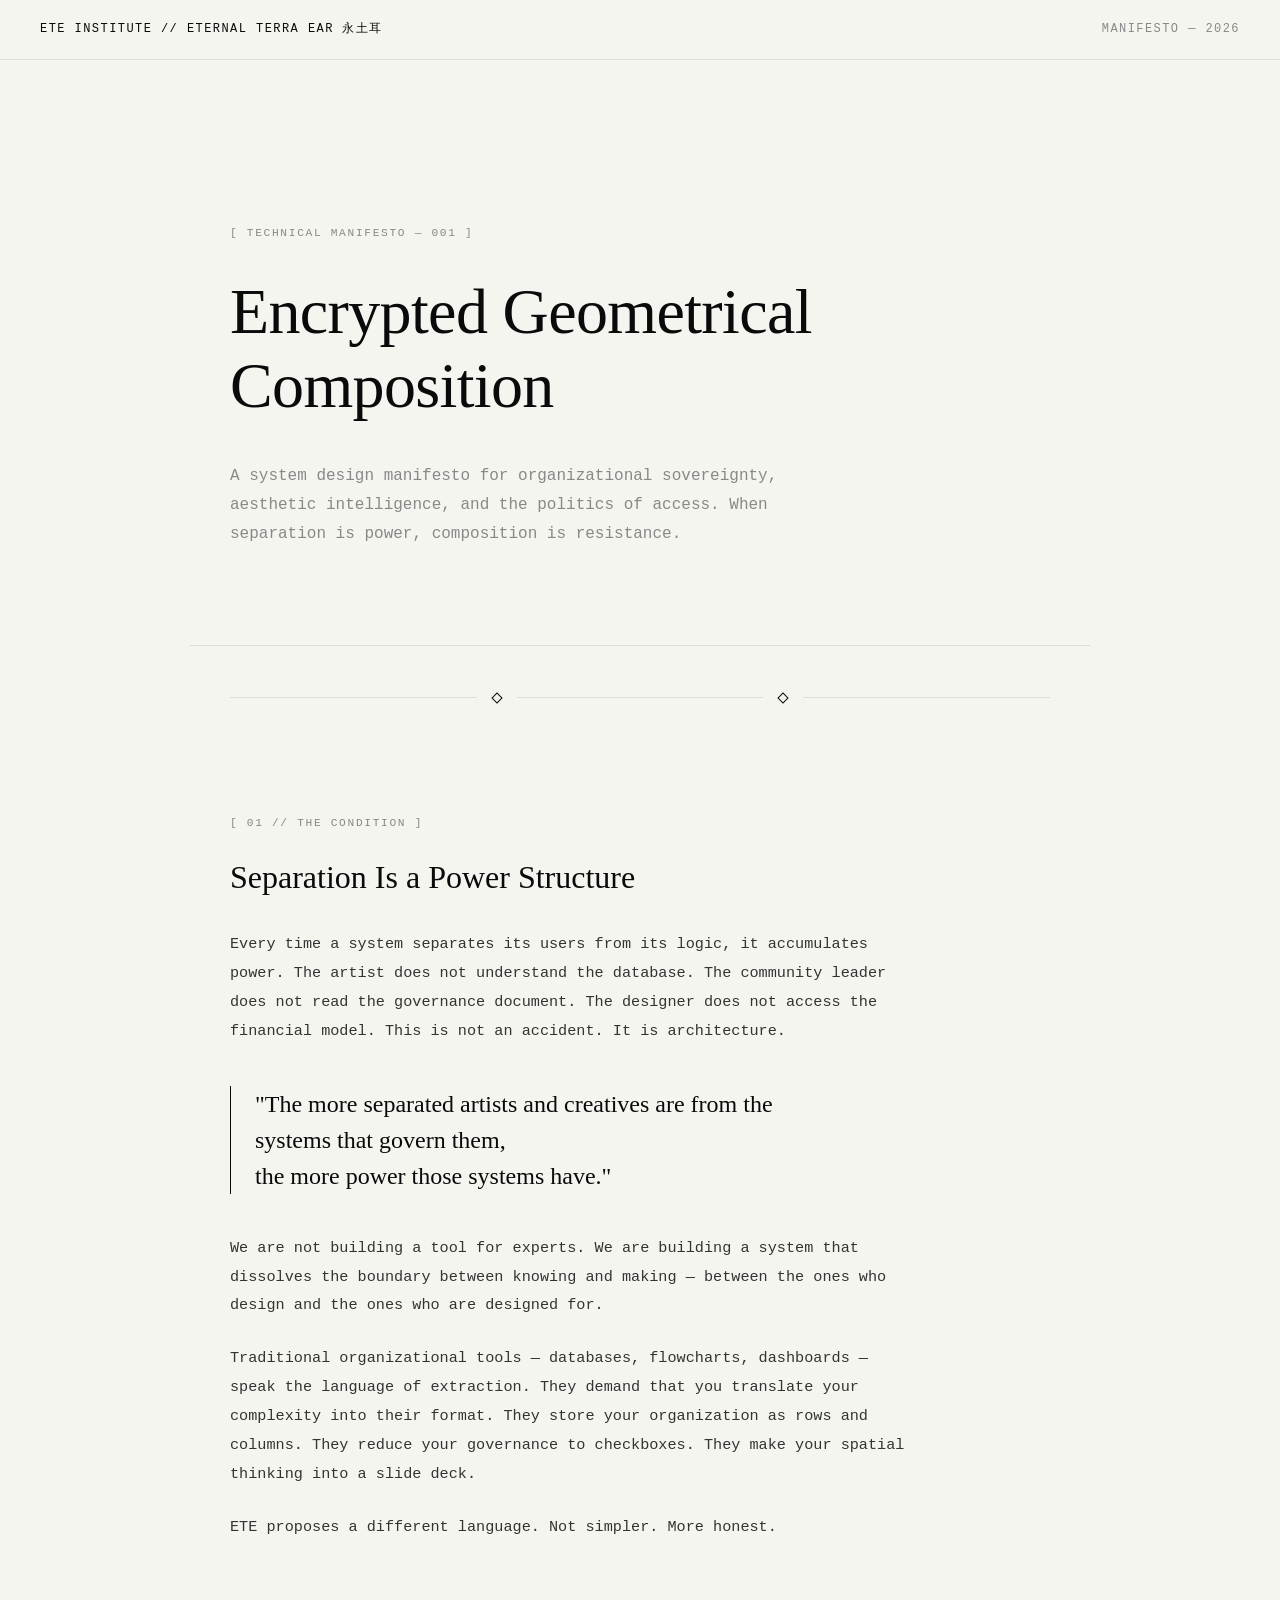
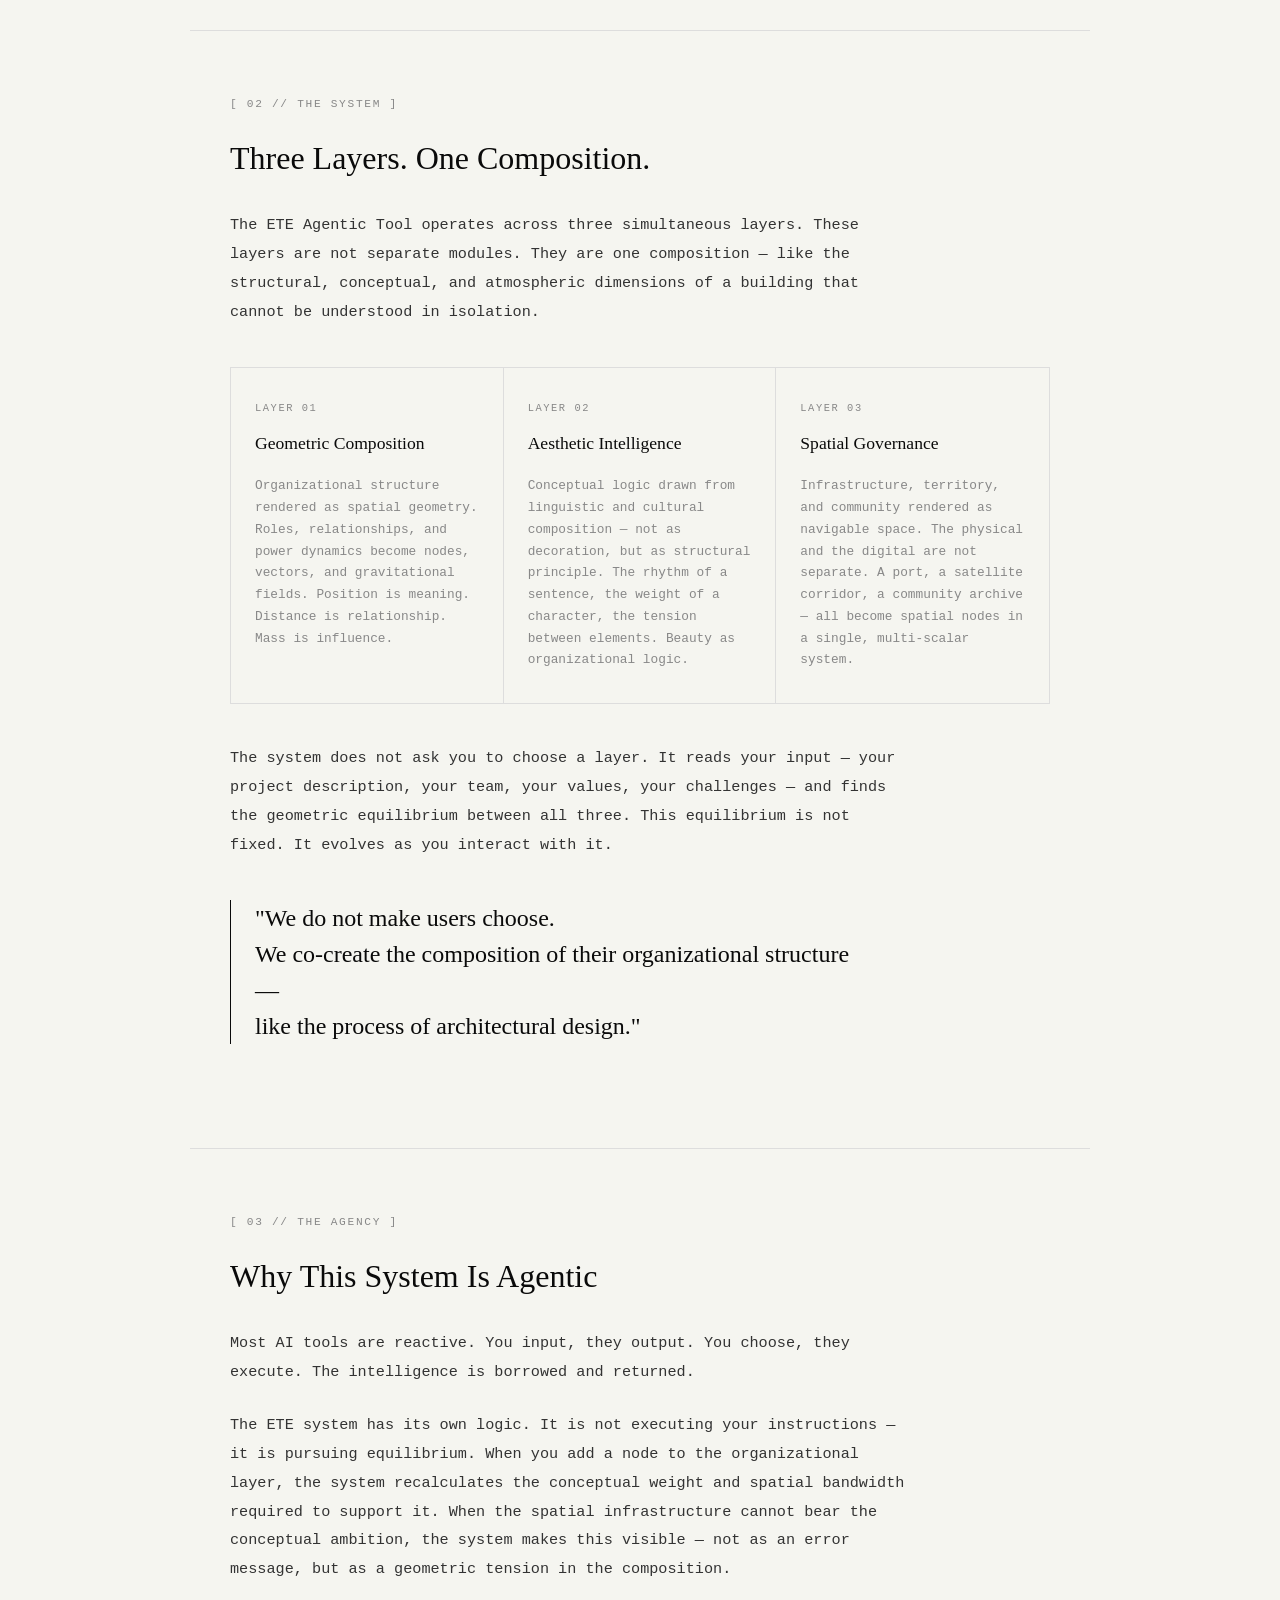
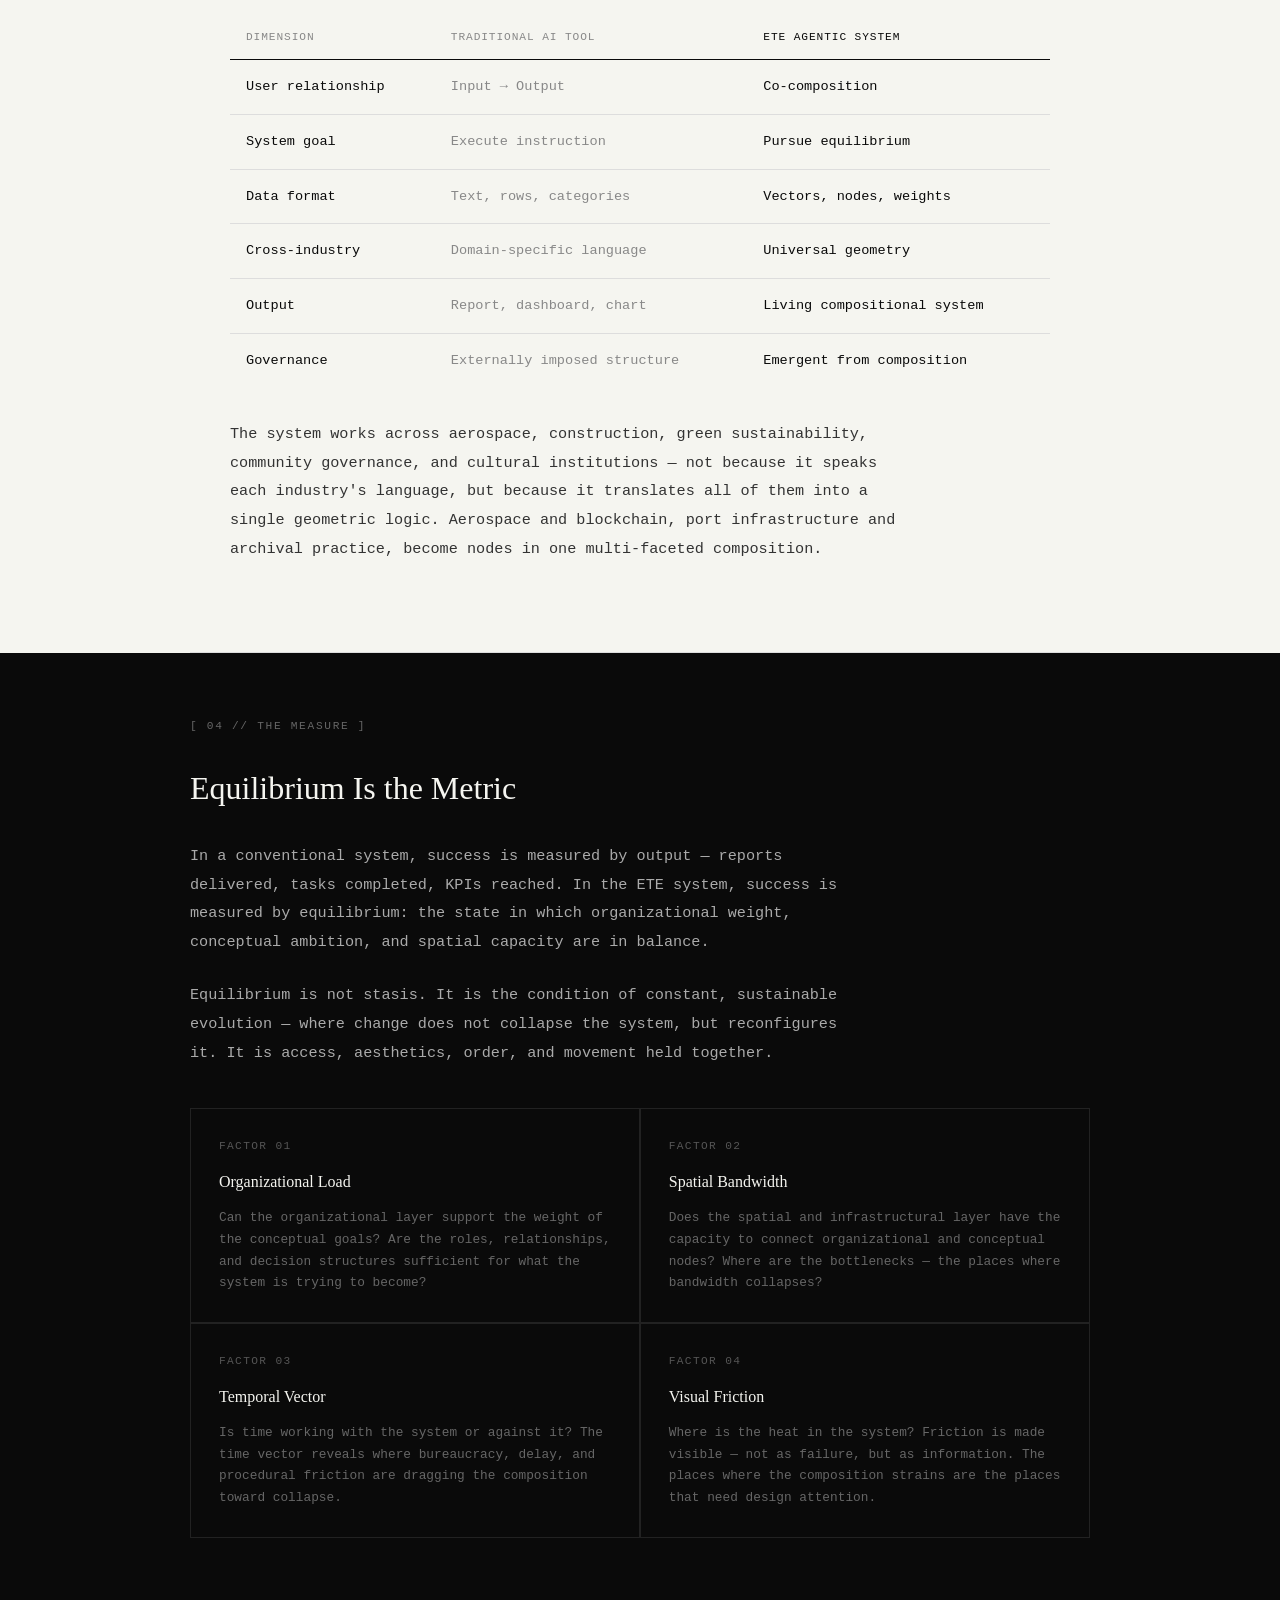
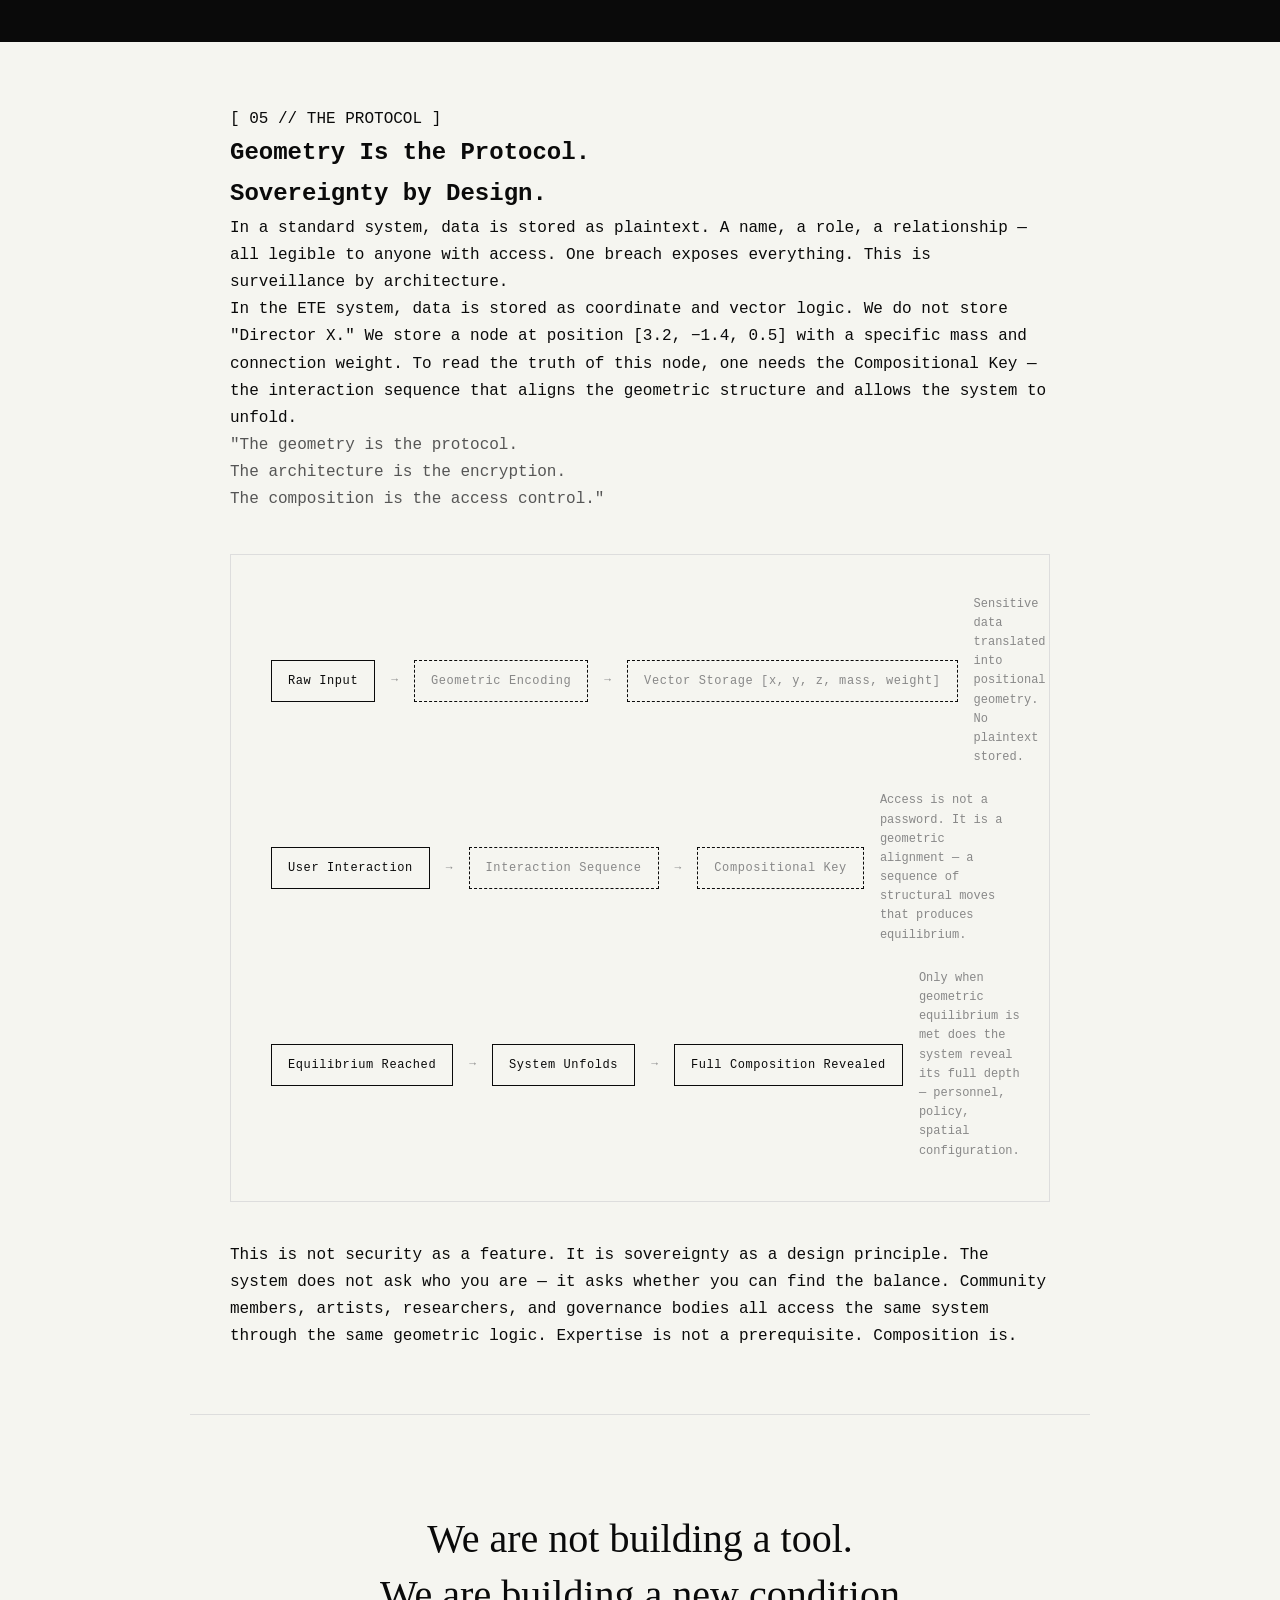
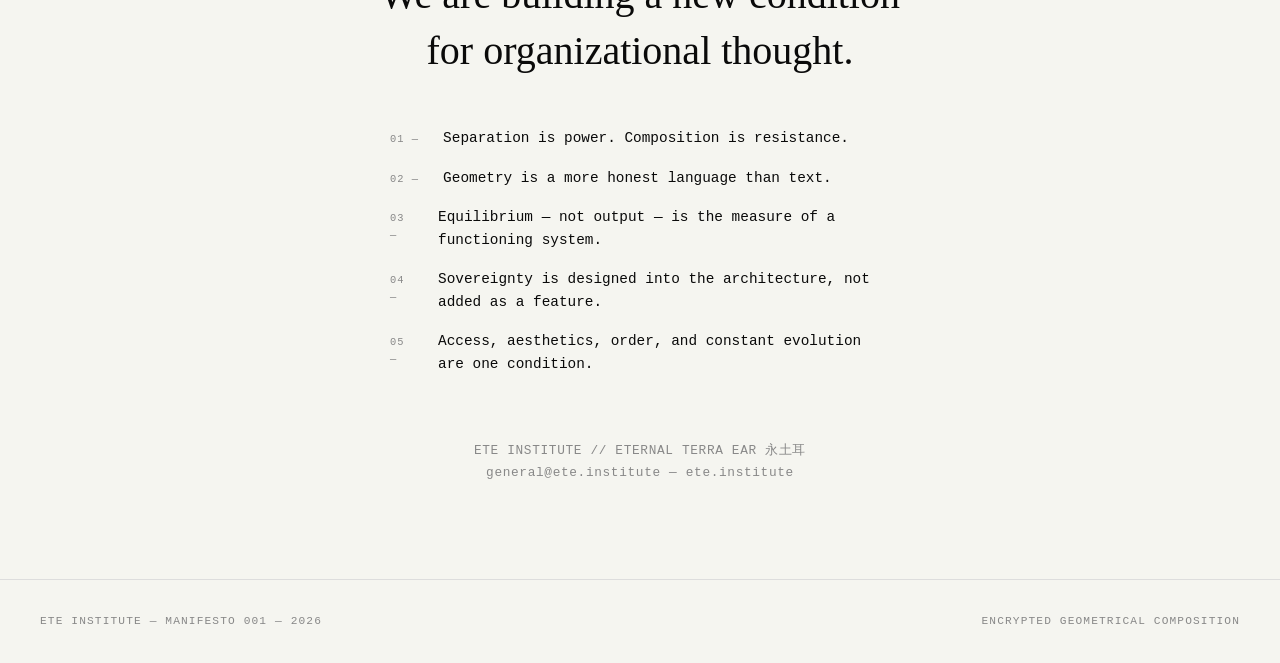
<file: ete_manifesto.html>
<!DOCTYPE html>
<html lang="en">
<head>
<meta charset="UTF-8">
<meta name="viewport" content="width=device-width, initial-scale=1.0">
<title>Encrypted Geometrical Composition — ETE Institute</title>
<style>
  :root {
    --black: #0a0a0a;
    --white: #f5f5f0;
    --gray: #888;
    --light: #ddd;
    --accent: #c8c8c0;
  }
  * { margin: 0; padding: 0; box-sizing: border-box; }
  html { font-size: 16px; }
  body {
    background: var(--white);
    color: var(--black);
    font-family: 'Courier New', Courier, monospace;
    line-height: 1.7;
  }

  /* NAV */
  nav {
    position: fixed;
    top: 0; left: 0; right: 0;
    display: flex;
    justify-content: space-between;
    align-items: center;
    padding: 1.2rem 2.5rem;
    border-bottom: 0.5px solid var(--light);
    background: var(--white);
    z-index: 100;
    font-size: 0.75rem;
    letter-spacing: 0.12em;
    text-transform: uppercase;
  }
  nav a { text-decoration: none; color: var(--black); }
  nav .right { color: var(--gray); }

  /* HERO */
  .hero {
    padding: 14rem 2.5rem 6rem;
    max-width: 900px;
    margin: 0 auto;
    border-bottom: 0.5px solid var(--light);
  }
  .hero .tag {
    font-size: 0.7rem;
    letter-spacing: 0.15em;
    color: var(--gray);
    text-transform: uppercase;
    margin-bottom: 2rem;
  }
  .hero h1 {
    font-family: 'Times New Roman', serif;
    font-size: clamp(2.2rem, 5vw, 4rem);
    font-weight: 400;
    line-height: 1.15;
    letter-spacing: -0.01em;
    margin-bottom: 2.5rem;
  }
  .hero .sub {
    font-size: 1rem;
    color: var(--gray);
    max-width: 600px;
    line-height: 1.8;
  }

  /* GEOMETRIC DIVIDER */
  .geo-divider {
    display: flex;
    align-items: center;
    gap: 1rem;
    padding: 3rem 2.5rem;
    max-width: 900px;
    margin: 0 auto;
  }
  .geo-divider .line { flex: 1; height: 0.5px; background: var(--light); }
  .geo-divider .node {
    width: 8px; height: 8px;
    border: 0.5px solid var(--black);
    transform: rotate(45deg);
  }

  /* SECTIONS */
  .section {
    max-width: 900px;
    margin: 0 auto;
    padding: 4rem 2.5rem;
    border-bottom: 0.5px solid var(--light);
  }
  .section .section-tag {
    font-size: 0.7rem;
    letter-spacing: 0.15em;
    color: var(--gray);
    text-transform: uppercase;
    margin-bottom: 1.5rem;
  }
  .section h2 {
    font-family: 'Times New Roman', serif;
    font-size: clamp(1.4rem, 3vw, 2rem);
    font-weight: 400;
    margin-bottom: 2rem;
    line-height: 1.3;
  }
  .section p {
    font-size: 0.95rem;
    color: #333;
    margin-bottom: 1.5rem;
    max-width: 680px;
    line-height: 1.9;
  }
  .section .statement {
    font-family: 'Times New Roman', serif;
    font-size: clamp(1.1rem, 2.5vw, 1.5rem);
    font-weight: 400;
    line-height: 1.5;
    margin: 2.5rem 0;
    padding-left: 1.5rem;
    border-left: 1.5px solid var(--black);
    max-width: 620px;
  }

  /* THREE LAYERS */
  .layers {
    display: grid;
    grid-template-columns: repeat(3, 1fr);
    gap: 0;
    border: 0.5px solid var(--light);
    margin: 2.5rem 0;
  }
  .layer {
    padding: 2rem 1.5rem;
    border-right: 0.5px solid var(--light);
  }
  .layer:last-child { border-right: none; }
  .layer .layer-num {
    font-size: 0.65rem;
    letter-spacing: 0.15em;
    color: var(--gray);
    text-transform: uppercase;
    margin-bottom: 0.75rem;
  }
  .layer .layer-name {
    font-family: 'Times New Roman', serif;
    font-size: 1.1rem;
    margin-bottom: 1rem;
  }
  .layer .layer-desc {
    font-size: 0.8rem;
    color: var(--gray);
    line-height: 1.7;
  }

  /* COMPARISON TABLE */
  .comparison {
    width: 100%;
    border-collapse: collapse;
    margin: 2rem 0;
    font-size: 0.85rem;
  }
  .comparison th {
    text-align: left;
    padding: 0.75rem 1rem;
    border-bottom: 1px solid var(--black);
    font-weight: normal;
    letter-spacing: 0.08em;
    text-transform: uppercase;
    font-size: 0.7rem;
    color: var(--gray);
  }
  .comparison td {
    padding: 1rem;
    border-bottom: 0.5px solid var(--light);
    vertical-align: top;
    line-height: 1.6;
  }
  .comparison tr:last-child td { border-bottom: none; }
  .comparison .col-ete {
    color: var(--black);
    font-weight: 500;
  }
  .comparison .col-trad { color: var(--gray); }

  /* EQUILIBRIUM */
  .equilibrium {
    background: var(--black);
    color: var(--white);
    padding: 4rem 2.5rem;
  }
  .equilibrium-inner {
    max-width: 900px;
    margin: 0 auto;
  }
  .equilibrium .eq-tag {
    font-size: 0.7rem;
    letter-spacing: 0.15em;
    color: #666;
    text-transform: uppercase;
    margin-bottom: 2rem;
  }
  .equilibrium h2 {
    font-family: 'Times New Roman', serif;
    font-size: clamp(1.4rem, 3vw, 2rem);
    font-weight: 400;
    margin-bottom: 2rem;
    line-height: 1.3;
  }
  .equilibrium p {
    font-size: 0.95rem;
    color: #aaa;
    margin-bottom: 1.5rem;
    max-width: 680px;
    line-height: 1.9;
  }
  .eq-factors {
    display: grid;
    grid-template-columns: repeat(2, 1fr);
    gap: 1.5px;
    background: #222;
    margin: 2.5rem 0;
    border: 0.5px solid #222;
  }
  .eq-factor {
    background: var(--black);
    padding: 1.75rem;
  }
  .eq-factor .factor-label {
    font-size: 0.7rem;
    letter-spacing: 0.12em;
    color: #555;
    text-transform: uppercase;
    margin-bottom: 0.75rem;
  }
  .eq-factor .factor-title {
    font-family: 'Times New Roman', serif;
    font-size: 1rem;
    color: var(--white);
    margin-bottom: 0.75rem;
  }
  .eq-factor .factor-desc {
    font-size: 0.8rem;
    color: #666;
    line-height: 1.7;
  }

  /* SOVEREIGNTY */
  .sovereignty {
    max-width: 900px;
    margin: 0 auto;
    padding: 4rem 2.5rem;
    border-bottom: 0.5px solid var(--light);
  }
  .vault-diagram {
    border: 0.5px solid var(--light);
    padding: 2.5rem;
    margin: 2.5rem 0;
    position: relative;
  }
  .vault-row {
    display: flex;
    align-items: center;
    gap: 1rem;
    margin-bottom: 1.5rem;
    font-size: 0.85rem;
  }
  .vault-row:last-child { margin-bottom: 0; }
  .vault-arrow {
    font-size: 0.7rem;
    color: var(--gray);
    writing-mode: horizontal-tb;
  }
  .vault-node {
    border: 0.5px solid var(--black);
    padding: 0.6rem 1rem;
    font-size: 0.75rem;
    letter-spacing: 0.05em;
    white-space: nowrap;
  }
  .vault-node.encrypted {
    border-style: dashed;
    color: var(--gray);
  }
  .vault-desc {
    font-size: 0.75rem;
    color: var(--gray);
    flex: 1;
    line-height: 1.6;
  }

  /* MANIFESTO CLOSE */
  .manifesto-close {
    max-width: 900px;
    margin: 0 auto;
    padding: 6rem 2.5rem;
    text-align: center;
  }
  .manifesto-close h2 {
    font-family: 'Times New Roman', serif;
    font-size: clamp(1.5rem, 4vw, 2.5rem);
    font-weight: 400;
    line-height: 1.4;
    margin-bottom: 3rem;
    max-width: 700px;
    margin-left: auto;
    margin-right: auto;
  }
  .manifesto-close .five-principles {
    display: flex;
    flex-direction: column;
    gap: 1rem;
    max-width: 500px;
    margin: 0 auto 4rem;
    text-align: left;
  }
  .principle {
    display: flex;
    gap: 1.5rem;
    align-items: baseline;
    font-size: 0.9rem;
  }
  .principle .num {
    font-size: 0.65rem;
    color: var(--gray);
    letter-spacing: 0.1em;
    min-width: 24px;
  }
  .principle .text { color: var(--black); line-height: 1.6; }

  /* FOOTER */
  footer {
    border-top: 0.5px solid var(--light);
    padding: 2rem 2.5rem;
    display: flex;
    justify-content: space-between;
    font-size: 0.7rem;
    letter-spacing: 0.1em;
    color: var(--gray);
    text-transform: uppercase;
  }

  @media (max-width: 640px) {
    nav { padding: 1rem 1.25rem; }
    .hero { padding: 10rem 1.25rem 4rem; }
    .section { padding: 3rem 1.25rem; }
    .layers { grid-template-columns: 1fr; }
    .layer { border-right: none; border-bottom: 0.5px solid var(--light); }
    .eq-factors { grid-template-columns: 1fr; }
    .vault-row { flex-wrap: wrap; }
    footer { flex-direction: column; gap: 0.5rem; }
    .equilibrium { padding: 3rem 1.25rem; }
    .sovereignty { padding: 3rem 1.25rem; }
    .manifesto-close { padding: 4rem 1.25rem; }
  }
</style>
</head>
<body>

<nav>
  <a href="https://ete.institute">ETE INSTITUTE // ETERNAL TERRA EAR 永土耳</a>
  <span class="right">MANIFESTO — 2026</span>
</nav>

<div class="hero">
  <div class="tag">[ TECHNICAL MANIFESTO — 001 ]</div>
  <h1>Encrypted Geometrical<br>Composition</h1>
  <p class="sub">A system design manifesto for organizational sovereignty, aesthetic intelligence, and the politics of access. When separation is power, composition is resistance.</p>
</div>

<div class="geo-divider">
  <div class="line"></div>
  <div class="node"></div>
  <div class="line"></div>
  <div class="node"></div>
  <div class="line"></div>
</div>

<!-- SECTION 1: THE PROBLEM -->
<div class="section">
  <div class="section-tag">[ 01 // THE CONDITION ]</div>
  <h2>Separation Is a Power Structure</h2>

  <p>Every time a system separates its users from its logic, it accumulates power. The artist does not understand the database. The community leader does not read the governance document. The designer does not access the financial model. This is not an accident. It is architecture.</p>

  <div class="statement">
    "The more separated artists and creatives are from the systems that govern them,<br>the more power those systems have."
  </div>

  <p>We are not building a tool for experts. We are building a system that dissolves the boundary between knowing and making — between the ones who design and the ones who are designed for.</p>

  <p>Traditional organizational tools — databases, flowcharts, dashboards — speak the language of extraction. They demand that you translate your complexity into their format. They store your organization as rows and columns. They reduce your governance to checkboxes. They make your spatial thinking into a slide deck.</p>

  <p>ETE proposes a different language. Not simpler. More honest.</p>
</div>

<!-- THREE LAYERS -->
<div class="section">
  <div class="section-tag">[ 02 // THE SYSTEM ]</div>
  <h2>Three Layers. One Composition.</h2>

  <p>The ETE Agentic Tool operates across three simultaneous layers. These layers are not separate modules. They are one composition — like the structural, conceptual, and atmospheric dimensions of a building that cannot be understood in isolation.</p>

  <div class="layers">
    <div class="layer">
      <div class="layer-num">Layer 01</div>
      <div class="layer-name">Geometric Composition</div>
      <div class="layer-desc">Organizational structure rendered as spatial geometry. Roles, relationships, and power dynamics become nodes, vectors, and gravitational fields. Position is meaning. Distance is relationship. Mass is influence.</div>
    </div>
    <div class="layer">
      <div class="layer-num">Layer 02</div>
      <div class="layer-name">Aesthetic Intelligence</div>
      <div class="layer-desc">Conceptual logic drawn from linguistic and cultural composition — not as decoration, but as structural principle. The rhythm of a sentence, the weight of a character, the tension between elements. Beauty as organizational logic.</div>
    </div>
    <div class="layer">
      <div class="layer-num">Layer 03</div>
      <div class="layer-name">Spatial Governance</div>
      <div class="layer-desc">Infrastructure, territory, and community rendered as navigable space. The physical and the digital are not separate. A port, a satellite corridor, a community archive — all become spatial nodes in a single, multi-scalar system.</div>
    </div>
  </div>

  <p>The system does not ask you to choose a layer. It reads your input — your project description, your team, your values, your challenges — and finds the geometric equilibrium between all three. This equilibrium is not fixed. It evolves as you interact with it.</p>

  <div class="statement">
    "We do not make users choose.<br>We co-create the composition of their organizational structure —<br>like the process of architectural design."
  </div>
</div>

<!-- AGENTIC -->
<div class="section">
  <div class="section-tag">[ 03 // THE AGENCY ]</div>
  <h2>Why This System Is Agentic</h2>

  <p>Most AI tools are reactive. You input, they output. You choose, they execute. The intelligence is borrowed and returned.</p>

  <p>The ETE system has its own logic. It is not executing your instructions — it is pursuing equilibrium. When you add a node to the organizational layer, the system recalculates the conceptual weight and spatial bandwidth required to support it. When the spatial infrastructure cannot bear the conceptual ambition, the system makes this visible — not as an error message, but as a geometric tension in the composition.</p>

  <table class="comparison">
    <thead>
      <tr>
        <th>Dimension</th>
        <th>Traditional AI Tool</th>
        <th class="col-ete">ETE Agentic System</th>
      </tr>
    </thead>
    <tbody>
      <tr>
        <td>User relationship</td>
        <td class="col-trad">Input → Output</td>
        <td class="col-ete">Co-composition</td>
      </tr>
      <tr>
        <td>System goal</td>
        <td class="col-trad">Execute instruction</td>
        <td class="col-ete">Pursue equilibrium</td>
      </tr>
      <tr>
        <td>Data format</td>
        <td class="col-trad">Text, rows, categories</td>
        <td class="col-ete">Vectors, nodes, weights</td>
      </tr>
      <tr>
        <td>Cross-industry</td>
        <td class="col-trad">Domain-specific language</td>
        <td class="col-ete">Universal geometry</td>
      </tr>
      <tr>
        <td>Output</td>
        <td class="col-trad">Report, dashboard, chart</td>
        <td class="col-ete">Living compositional system</td>
      </tr>
      <tr>
        <td>Governance</td>
        <td class="col-trad">Externally imposed structure</td>
        <td class="col-ete">Emergent from composition</td>
      </tr>
    </tbody>
  </table>

  <p>The system works across aerospace, construction, green sustainability, community governance, and cultural institutions — not because it speaks each industry's language, but because it translates all of them into a single geometric logic. Aerospace and blockchain, port infrastructure and archival practice, become nodes in one multi-faceted composition.</p>
</div>

<!-- EQUILIBRIUM -->
<div class="equilibrium">
  <div class="equilibrium-inner">
    <div class="eq-tag">[ 04 // THE MEASURE ]</div>
    <h2>Equilibrium Is the Metric</h2>

    <p>In a conventional system, success is measured by output — reports delivered, tasks completed, KPIs reached. In the ETE system, success is measured by equilibrium: the state in which organizational weight, conceptual ambition, and spatial capacity are in balance.</p>

    <p>Equilibrium is not stasis. It is the condition of constant, sustainable evolution — where change does not collapse the system, but reconfigures it. It is access, aesthetics, order, and movement held together.</p>

    <div class="eq-factors">
      <div class="eq-factor">
        <div class="factor-label">Factor 01</div>
        <div class="factor-title">Organizational Load</div>
        <div class="factor-desc">Can the organizational layer support the weight of the conceptual goals? Are the roles, relationships, and decision structures sufficient for what the system is trying to become?</div>
      </div>
      <div class="eq-factor">
        <div class="factor-label">Factor 02</div>
        <div class="factor-title">Spatial Bandwidth</div>
        <div class="factor-desc">Does the spatial and infrastructural layer have the capacity to connect organizational and conceptual nodes? Where are the bottlenecks — the places where bandwidth collapses?</div>
      </div>
      <div class="eq-factor">
        <div class="factor-label">Factor 03</div>
        <div class="factor-title">Temporal Vector</div>
        <div class="factor-desc">Is time working with the system or against it? The time vector reveals where bureaucracy, delay, and procedural friction are dragging the composition toward collapse.</div>
      </div>
      <div class="eq-factor">
        <div class="factor-label">Factor 04</div>
        <div class="factor-title">Visual Friction</div>
        <div class="factor-desc">Where is the heat in the system? Friction is made visible — not as failure, but as information. The places where the composition strains are the places that need design attention.</div>
      </div>
    </div>
  </div>
</div>

<!-- SOVEREIGNTY -->
<div class="sovereignty">
  <div class="section-tag">[ 05 // THE PROTOCOL ]</div>
  <h2>Geometry Is the Protocol.<br>Sovereignty by Design.</h2>

  <p>In a standard system, data is stored as plaintext. A name, a role, a relationship — all legible to anyone with access. One breach exposes everything. This is surveillance by architecture.</p>

  <p>In the ETE system, data is stored as coordinate and vector logic. We do not store "Director X." We store a node at position [3.2, −1.4, 0.5] with a specific mass and connection weight. To read the truth of this node, one needs the Compositional Key — the interaction sequence that aligns the geometric structure and allows the system to unfold.</p>

  <div class="statement" style="border-left-color: #ddd; color: #555;">
    "The geometry is the protocol.<br>The architecture is the encryption.<br>The composition is the access control."
  </div>

  <div class="vault-diagram">
    <div class="vault-row">
      <div class="vault-node">Raw Input</div>
      <div class="vault-arrow">→</div>
      <div class="vault-node encrypted">Geometric Encoding</div>
      <div class="vault-arrow">→</div>
      <div class="vault-node encrypted">Vector Storage [x, y, z, mass, weight]</div>
      <div class="vault-desc">Sensitive data translated into positional geometry. No plaintext stored.</div>
    </div>
    <div class="vault-row">
      <div class="vault-node">User Interaction</div>
      <div class="vault-arrow">→</div>
      <div class="vault-node encrypted">Interaction Sequence</div>
      <div class="vault-arrow">→</div>
      <div class="vault-node encrypted">Compositional Key</div>
      <div class="vault-desc">Access is not a password. It is a geometric alignment — a sequence of structural moves that produces equilibrium.</div>
    </div>
    <div class="vault-row">
      <div class="vault-node">Equilibrium Reached</div>
      <div class="vault-arrow">→</div>
      <div class="vault-node">System Unfolds</div>
      <div class="vault-arrow">→</div>
      <div class="vault-node">Full Composition Revealed</div>
      <div class="vault-desc">Only when geometric equilibrium is met does the system reveal its full depth — personnel, policy, spatial configuration.</div>
    </div>
  </div>

  <p>This is not security as a feature. It is sovereignty as a design principle. The system does not ask who you are — it asks whether you can find the balance. Community members, artists, researchers, and governance bodies all access the same system through the same geometric logic. Expertise is not a prerequisite. Composition is.</p>
</div>

<!-- CLOSE -->
<div class="manifesto-close">
  <h2>We are not building a tool.<br>We are building a new condition<br>for organizational thought.</h2>

  <div class="five-principles">
    <div class="principle">
      <span class="num">01 —</span>
      <span class="text">Separation is power. Composition is resistance.</span>
    </div>
    <div class="principle">
      <span class="num">02 —</span>
      <span class="text">Geometry is a more honest language than text.</span>
    </div>
    <div class="principle">
      <span class="num">03 —</span>
      <span class="text">Equilibrium — not output — is the measure of a functioning system.</span>
    </div>
    <div class="principle">
      <span class="num">04 —</span>
      <span class="text">Sovereignty is designed into the architecture, not added as a feature.</span>
    </div>
    <div class="principle">
      <span class="num">05 —</span>
      <span class="text">Access, aesthetics, order, and constant evolution are one condition.</span>
    </div>
  </div>

  <p style="font-size: 0.8rem; color: var(--gray); letter-spacing: 0.05em;">
    ETE INSTITUTE // ETERNAL TERRA EAR 永土耳<br>
    general@ete.institute — ete.institute
  </p>
</div>

<footer>
  <span>ETE INSTITUTE — MANIFESTO 001 — 2026</span>
  <span>ENCRYPTED GEOMETRICAL COMPOSITION</span>
</footer>

</body>
</html>
</file>
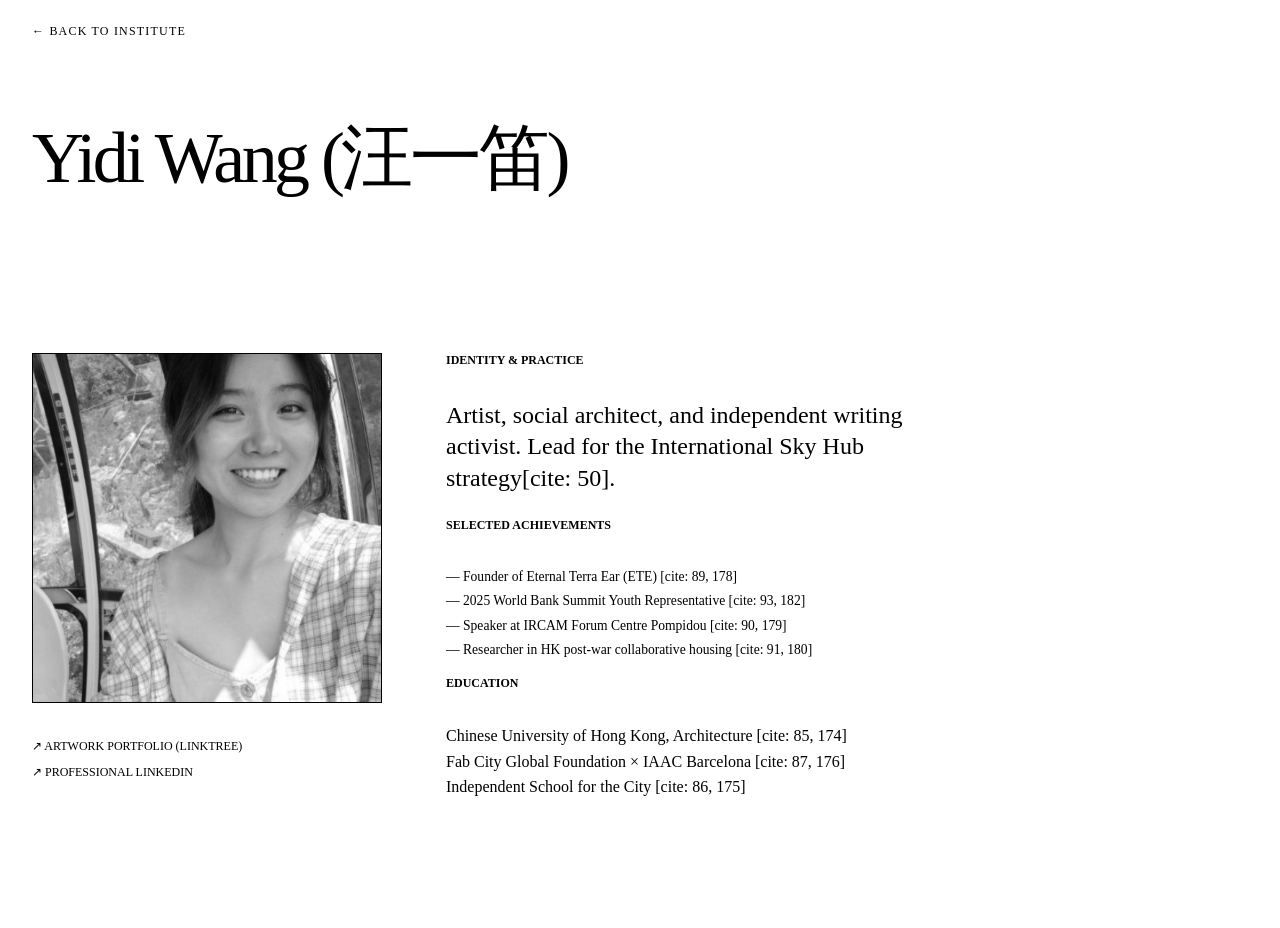
<file: team-yidi.html>
<!DOCTYPE html>
<html lang="en">
<head>
    <meta charset="UTF-8">
    <title>YIDI WANG | ETE TEAM</title>
    <link rel="stylesheet" href="style.css">
</head>
<body>
    <nav><a href="index.html">← Back to Institute</a></nav>
    <header><h1>Yidi Wang (汪一笛)</h1></header>
    
    <div class="meta-bar">
        <div>Role: Co-Founder & Initiative Lead [cite: 82, 171]</div>
        <div>Contact: yidi.wang@ish-global.online [cite: 69]</div>
    </div>

    <main style="padding: 4rem 2rem; display: grid; grid-template-columns: 350px 1fr; gap: 4rem;">
        <div class="bio-image">
            <img src="yidi.jpg" alt="Yidi Wang" style="width: 100%; filter: grayscale(100%); border: 1px solid #000;">
            
            <div style="margin-top: 2rem; font-family: var(--mono); font-size: 0.75rem; display: flex; flex-direction: column; gap: 10px;">
                <a href="https://linktr.ee/yidi.lola" target="_blank">↗ ARTWORK PORTFOLIO (LINKTREE)</a>
                <a href="https://www.linkedin.com/in/yidi-wang-lola/" target="_blank">↗ PROFESSIONAL LINKEDIN</a>
            </div>
        </div>

        <div class="bio-text">
            <span class="section-label">Identity & Practice</span>
            <p class="intro-text">Artist, social architect, and independent writing activist. Lead for the International Sky Hub strategy[cite: 50].</p>
            
            <span class="section-label">Selected Achievements</span>
            <ul style="font-family: var(--mono); font-size: 0.85rem; list-style: none; padding: 0; line-height: 1.8;">
                <li>— Founder of Eternal Terra Ear (ETE) [cite: 89, 178]</li>
                <li>— 2025 World Bank Summit Youth Representative [cite: 93, 182]</li>
                <li>— Speaker at IRCAM Forum Centre Pompidou [cite: 90, 179]</li>
                <li>— Researcher in HK post-war collaborative housing [cite: 91, 180]</li>
            </ul>

            <span class="section-label">Education</span>
            <p style="font-size: 1rem; line-height: 1.6;">
                Chinese University of Hong Kong, Architecture [cite: 85, 174]<br>
                Fab City Global Foundation × IAAC Barcelona [cite: 87, 176]<br>
                Independent School for the City [cite: 86, 175]
            </p>
        </div>
    </main>
</body>
</html>
</file>
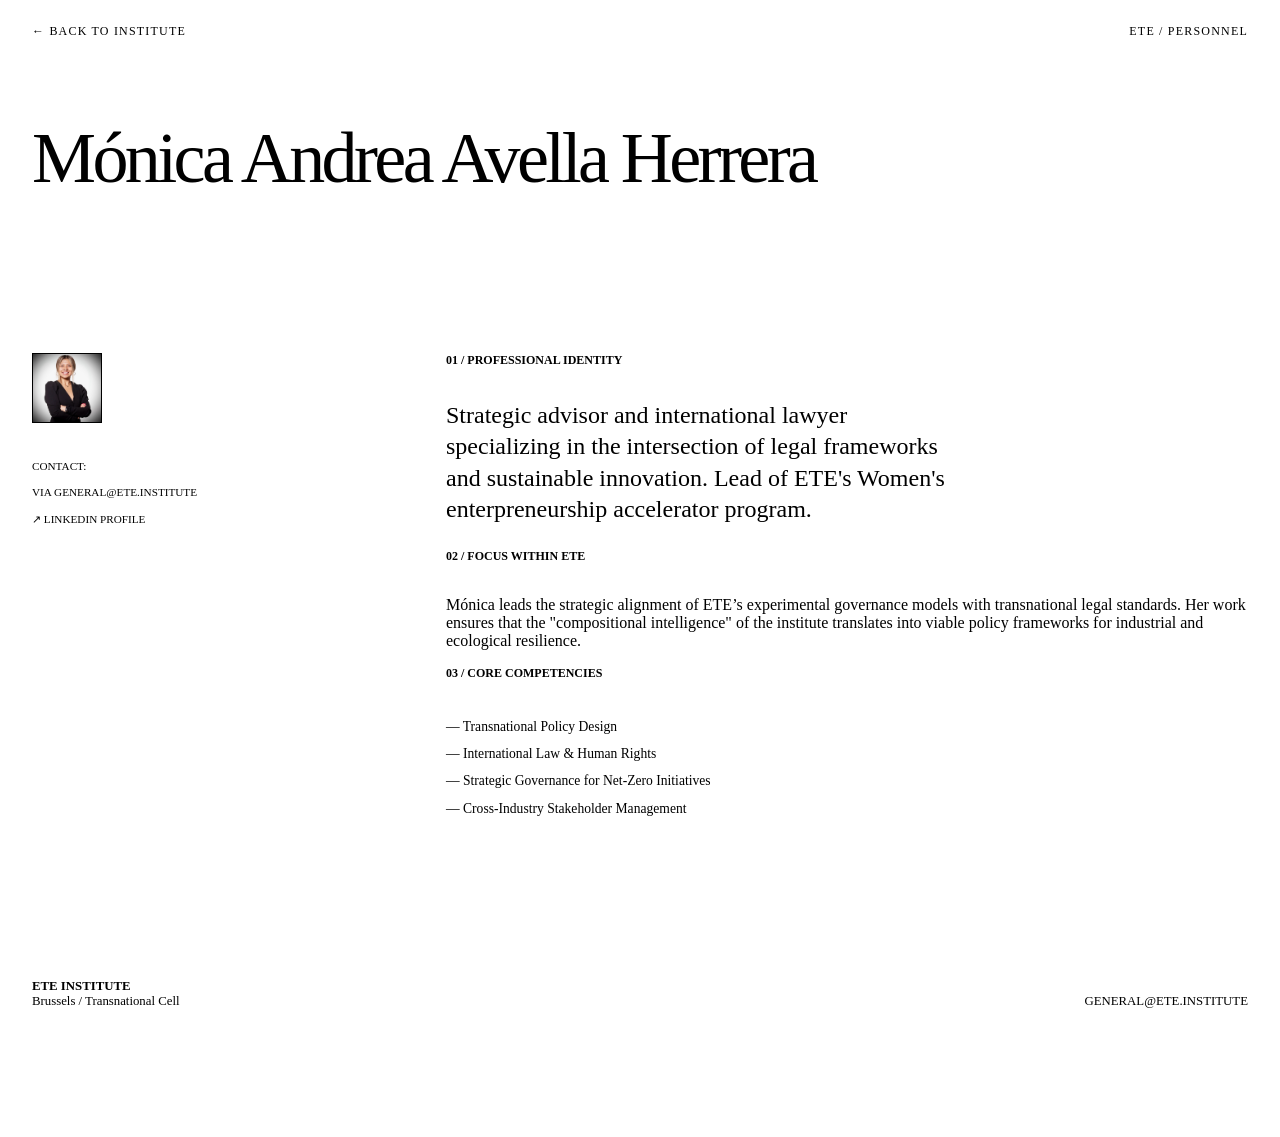
<file: team/monica.html>
<!DOCTYPE html>
<html lang="en">
<head>
    <link rel="stylesheet" href="../style.css">
    <meta charset="UTF-8">
    <meta name="viewport" content="width=device-width, initial-scale=1.0">
    <title>MÓNICA ANDREA AVELLA HERRERA | ETE TEAM</title>
    <link href="https://fonts.googleapis.com/css2?family=JetBrains+Mono:wght@400;700&display=swap" rel="stylesheet">
    <link rel="stylesheet" href="../style.css">
</head>
<body>

    <nav>
        <a href="../index.html">← Back to Institute</a>
        <div>ETE / Personnel </div>
    </nav>

    <header>
        <h1>Mónica Andrea Avella Herrera</h1>
    </header>

    <div class="meta-bar">
        <div>Role: Policy & Strategy Advisor</div>
        <div>Expertise: International Law / Governance</div>
        <div>Status: Active_Collaborator</div>
    </div>

    <main style="padding: 4rem 2rem; display: grid; grid-template-columns: 350px 1fr; gap: 4rem;">
        <div class="bio-image">
            <img src="../team/monica.jpg" alt="Mónica Andrea Avella Herrera" style="width: 20%; filter: grayscale(0%); border: 1px solid #000;">
            
            <div style="margin-top: 2rem; font-family: var(--mono); font-size: 0.7rem; display: flex; flex-direction: column; gap: 10px; line-height: 1.4;">
                <span>CONTACT:</span>
                <a href="mailto:general@ete.institute">VIA GENERAL@ETE.INSTITUTE</a>
                <a href="https://www.linkedin.com/in/m%C3%B3nica-avella-56822913b/" target="_blank">↗ LINKEDIN PROFILE</a>
            </div>
        </div>

        <div class="bio-text">
            <span class="section-label">01 / Professional Identity</span>
            <p class="intro-text">
                Strategic advisor and international lawyer specializing in the intersection of legal frameworks and sustainable innovation. Lead of ETE's Women's enterpreneurship accelerator program.
            </p>
            
            <span class="section-label">02 / Focus within ETE</span>
            <p>
                Mónica leads the strategic alignment of ETE’s experimental governance models with transnational legal standards. Her work ensures that the "compositional intelligence" of the institute translates into viable policy frameworks for industrial and ecological resilience.
            </p>

            <span class="section-label">03 / Core Competencies</span>
            <ul style="font-family: var(--mono); font-size: 0.85rem; list-style: none; padding: 0; line-height: 2;">
                <li>— Transnational Policy Design</li>
                <li>— International Law & Human Rights</li>
                <li>— Strategic Governance for Net-Zero Initiatives</li>
                <li>— Cross-Industry Stakeholder Management</li>
            </ul>
        </div>
    </main>

    <footer>
        <div>
            <strong>ETE INSTITUTE</strong><br>
            Brussels / Transnational Cell
        </div>
        <div>
            <a href="mailto:general@ete.institute">GENERAL@ETE.INSTITUTE</a>
        </div>
    </footer>

</body>
</html>
</file>
<file: style.css>
<!DOCTYPE html>
<html lang="en">
<head>
    <meta charset="UTF-8">
    <meta name="viewport" content="width=device-width, initial-scale=1.0">
    <title>ETERNAL TERRA EAR | ETE INSTITUTE</title>
    <link href="https://fonts.googleapis.com/css2?family=JetBrains+Mono:wght@400;700&display=swap" rel="stylesheet">
    <style>
        :root {
            --bg: #ffffff;
            --text: #000000;
            --mono: 'JetBrains Mono', monospace;
            --serif: 'Times New Roman', Times, serif;
        }

        * { box-sizing: border-box; }

        body {
            background-color: var(--bg);
            color: var(--text);
            font-family: var(--serif);
            margin: 0;
            padding: 0 0 3rem 0; /* Padding at bottom for the ticker */
            -webkit-font-smoothing: antialiased;
        }

        /* 1. TOP NAVIGATION */
        nav {
            display: flex;
            justify-content: space-between;
            padding: 1.5rem 2rem;
            border-bottom: 2px solid var(--text);
            font-family: var(--mono);
            font-size: 0.75rem;
            text-transform: uppercase;
            letter-spacing: 0.1em;
        }

        /* 2. HERO HEADER */
        header {
            padding: 4rem 2rem;
            border-bottom: 1px solid var(--text);
        }

        h1 {
            font-size: 4.5rem;
            line-height: 0.85;
            margin: 0;
            font-weight: normal;
            letter-spacing: -0.05em;
            max-width: 1100px;
        }

        /* 3. METADATA BAR */
        .meta-bar {
            font-family: var(--mono);
            font-size: 0.7rem;
            padding: 0.75rem 2rem;
            border-bottom: 1px solid var(--text);
            display: flex;
            gap: 3rem;
            text-transform: uppercase;
        }

        /* 4. MAIN CONTENT GRID */
        .content-container {
            display: grid;
            grid-template-columns: 1fr 1fr;
            min-height: 50vh;
        }

        .left-panel {
            padding: 3rem 2rem;
            border-right: 1px solid var(--text);
        }

        .right-panel {
            padding: 3rem 2rem;
        }

        .section-label {
            font-family: var(--mono);
            font-size: 0.75rem;
            text-transform: uppercase;
            display: block;
            margin-bottom: 2rem;
            font-weight: bold;
        }

        .intro-text {
            font-size: 1.5rem;
            line-height: 1.3;
            margin-top: 0;
            max-width: 500px;
        }

        /* 5. DATA ROWS (FAE Style) */
        .data-row {
            display: grid;
            grid-template-columns: 120px 1fr;
            border-top: 1px solid var(--text);
            padding: 1.2rem 0;
            font-size: 1.1rem;
        }

        .data-row:last-child {
            border-bottom: 1px solid var(--text);
        }

        .data-row .label {
            font-family: var(--mono);
            font-size: 0.75rem;
        }

        .data-row .title {
            font-weight: bold;
            text-transform: uppercase;
            margin-bottom: 0.2rem;
        }

        /* 6. FOOTER */
        footer {
            padding: 5rem 2rem;
            font-family: var(--mono);
            font-size: 0.8rem;
            display: flex;
            justify-content: space-between;
            align-items: flex-end;
        }

        /* 7. SCROLLING TICKER */
        .ticker-wrap {
            position: fixed;
            bottom: 0;
            width: 100%;
            overflow: hidden;
            height: 2.5rem;
            background-color: var(--text);
            color: var(--bg);
            display: flex;
            align-items: center;
            font-family: var(--mono);
            font-size: 0.7rem;
            text-transform: uppercase;
            z-index: 1000;
        }

        .ticker {
            display: inline-block;
            white-space: nowrap;
            padding-right: 100%;
            animation: ticker 35s linear infinite;
        }

        .ticker__item {
            display: inline-block;
            padding: 0 3rem;
        }

        @keyframes ticker {
            0% { transform: translate3d(0, 0, 0); }
            100% { transform: translate3d(-100%, 0, 0); }
        }

        a { color: inherit; text-decoration: none; border-bottom: 1px solid transparent; transition: 0.2s; }
        a:hover { border-bottom: 1px solid var(--text); }

        @media (max-width: 850px) {
            h1 { font-size: 2.8rem; }
            .content-container { grid-template-columns: 1fr; }
            .left-panel { border-right: none; border-bottom: 1px solid var(--text); }
            footer { flex-direction: column; gap: 2rem; align-items: flex-start; }
        }
    </style>
</head>
<body>

    <nav>
        <div>Eternal Terra Ear // ETE Institute</div>
        <div>Inquiry: Structural Resilience</div>
    </nav>

    <header>
        <h1>A policy initiative platform for experimental governance and cultural infrastructure.</h1>
    </header>

    <div class="meta-bar">
        <div>Registry: ETE.2026</div>
        <div>Hub: Brussels / Transnational</div>
        <div>Objective: Regenerative Policy</div>
    </div>

    <div class="content-container">
        <div class="left-panel">
            <span class="section-label">01 / Overview</span>
            <p class="intro-text">
                ETE explores how cultural and social-technological infrastructure can be co-imagined through collaborative policymaking. We focus on the intersection of ecological intelligence and institutional governance.
            </p>
        </div>
        
        <div class="right-panel">
            <span class="section-label">02 / Current Briefings</span>
            
            <div class="data-row">
                <div class="label">Project</div>
                <div>
                    <div class="title">IMPAKT NL</div>
                    <div style="font-size: 0.9rem;">Sustainable digital infrastructure research with Brussels data-governance partners.</div>
                </div>
            </div>

            <div class="data-row">
                <div class="label">Workshop</div>
                <div>
                    <div class="title">School of Commons</div>
                    <div style="font-
:root {
    --bg: #ffffff;
    --text: #000000;
    --ete-purple: #4b0082; /* Deep Institutional Purple */
    --mono: 'JetBrains Mono', monospace;
    --serif: 'Times New Roman', Times, serif;
}

body {
    background-color: var(--bg);
    color: var(--text);
    font-family: var(--serif);
    margin: 0;
    padding: 0 0 3rem 0;
}

/* PURPLE METADATA BARS */
.meta-bar {
    font-family: var(--mono);
    font-size: 0.7rem;
    padding: 0.75rem 2rem;
    border-bottom: 0.5px solid var(--text);
    display: flex;
    gap: 3rem;
    text-transform: uppercase;
    background-color: var(--ete-purple);
    color: #ffffff;
}

/* HORIZONTAL GALLERY */
.flow-container {
    display: flex;
    flex-direction: row;
    overflow-x: auto;
    gap: 1.5rem;
    padding: 3rem 2rem;
    background: #ffffff;
    border-top: 0.5px solid #000;
    border-bottom: 0.5px solid #000;
    scrollbar-width: thin;
}

.flow-item {
    min-width: 350px;
    flex-shrink: 0;
    border: 0.5px solid #000;
}

.flow-item img {
    width: 100%;
    height: 250px;
    object-fit: cover;
    filter: grayscale(100%);
    display: block;
}

.flow-item p {
    margin: 0;
    padding: 0.8rem;
    font-family: var(--mono);
    font-size: 0.65rem;
    background: var(--ete-purple);
    color: #ffffff;
    border-top: 0.5px solid #000;
    text-transform: uppercase;
}

/* TICKER */
.ticker-wrap {
    position: fixed;
    bottom: 0;
    width: 100%;
    height: 2.5rem;
    background-color: var(--text);
    color: #ffffff;
    display: flex;
    align-items: center;
    z-index: 1000;
    font-family: var(--mono);
    font-size: 0.7rem;
}
</file>
